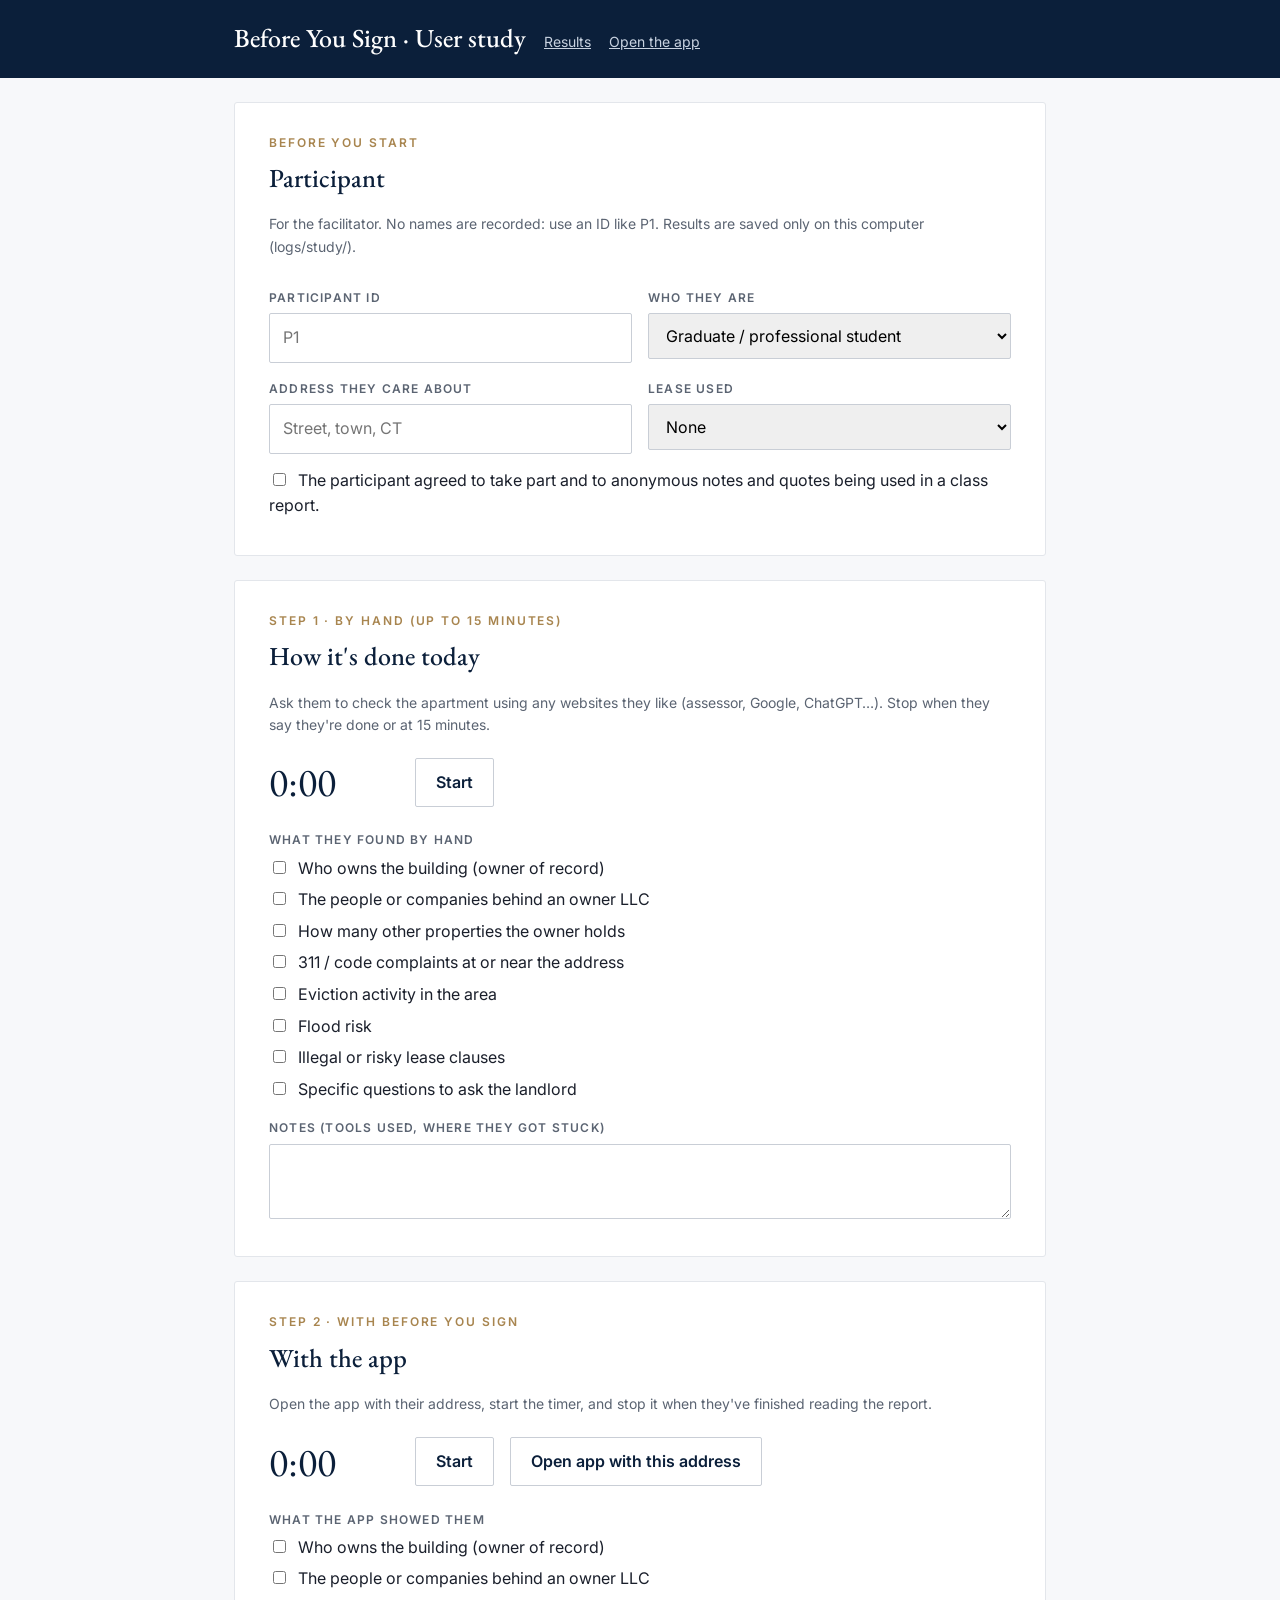
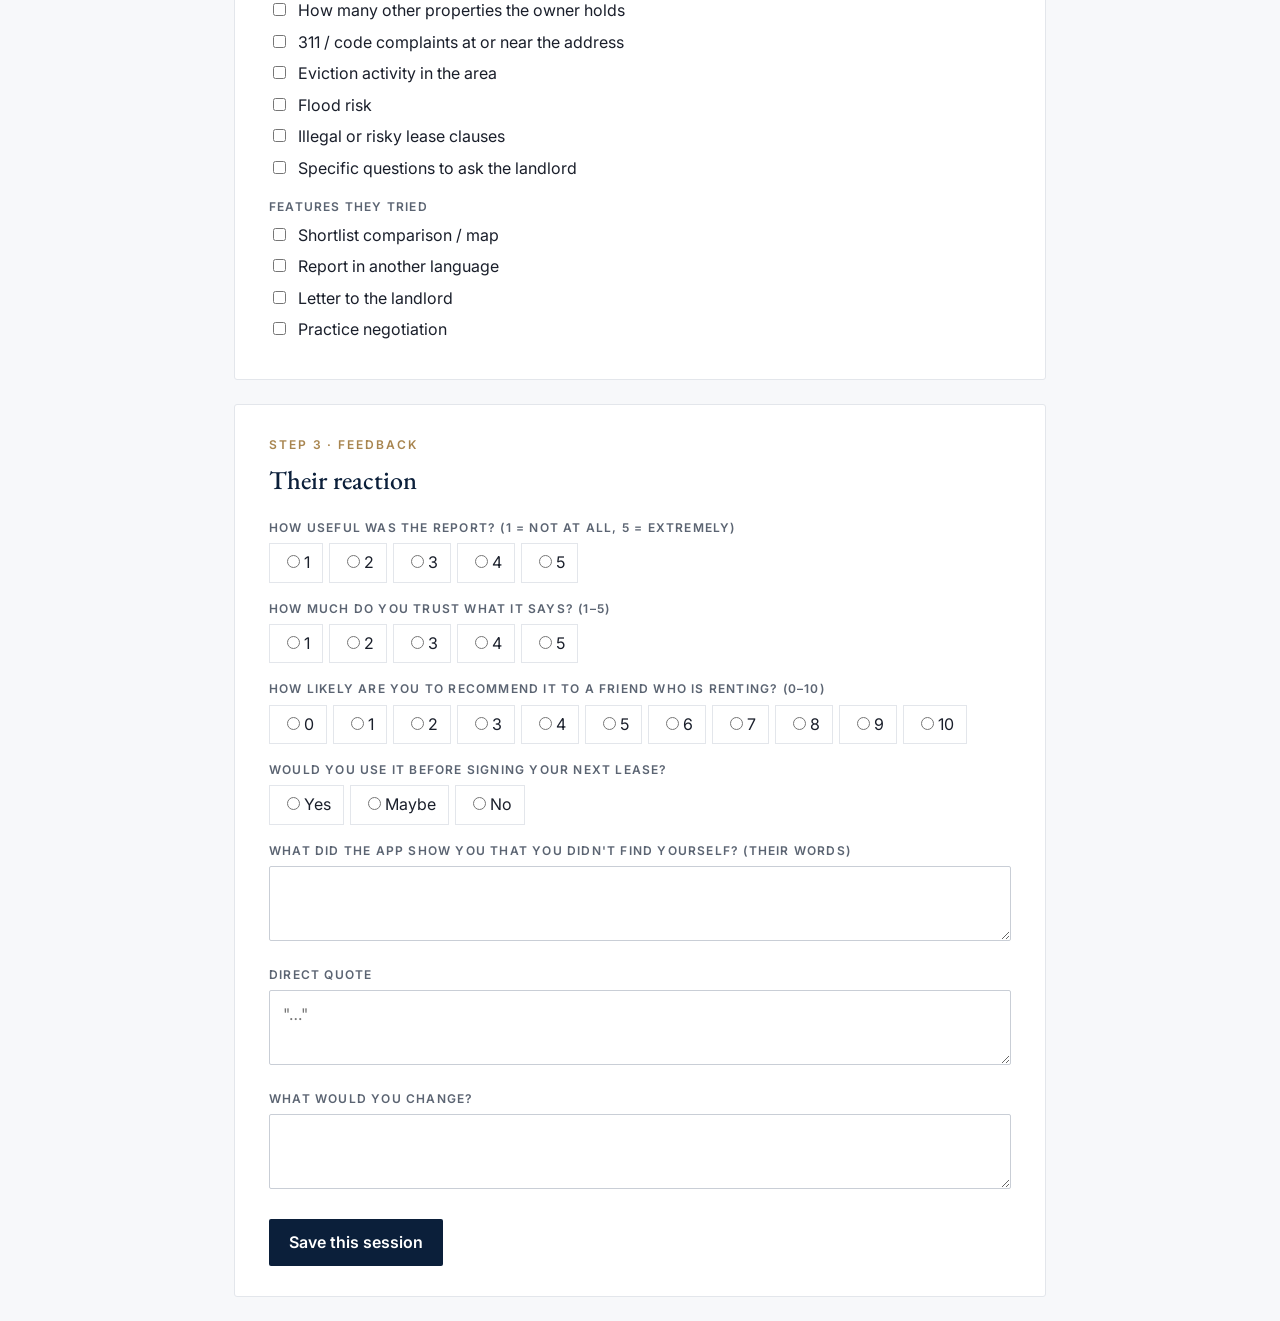
<file: static/study.html>
<!doctype html>
<html lang="en">
<head>
<meta charset="utf-8">
<meta name="viewport" content="width=device-width, initial-scale=1">
<title>Before You Sign · User study</title>
<link rel="preconnect" href="https://fonts.googleapis.com">
<link href="https://fonts.googleapis.com/css2?family=EB+Garamond:wght@500;600&family=Inter:wght@400;500;600&display=swap" rel="stylesheet">
<style>
:root { --navy:#0b1f3a; --ink:#1a1f2b; --slate:#5b6472; --line:#e3e6eb; --bg:#f7f8fa; --brass:#a8854f; --green:#24603a; --green-soft:#ebf4ee; --red:#8f1d2c; --red-soft:#f7ecee; --blue-soft:#eef2f7;
        --serif:"EB Garamond", Georgia, serif; --sans:"Inter", "Helvetica Neue", Arial, sans-serif; }
* { box-sizing: border-box; }
body { margin: 0; background: var(--bg); color: var(--ink); font-family: var(--sans); font-size: 16px; line-height: 1.6; }
.bar { background: var(--navy); color: #fff; padding: 18px 0; }
.wrap { max-width: 860px; margin: 0 auto; padding: 0 24px; }
.bar a { color: #c8d2e0; font-size: 14px; margin-left: 18px; }
h1, h2 { font-family: var(--serif); font-weight: 500; color: var(--navy); margin: 0; }
.bar h1 { color: #fff; font-size: 26px; display: inline; }
.card { background: #fff; border: 1px solid var(--line); border-radius: 3px; padding: 30px 34px; margin: 24px 0; }
.card h2 { font-size: 26px; margin-bottom: 4px; }
.step { font-size: 12px; font-weight: 600; letter-spacing: .16em; text-transform: uppercase; color: var(--brass); margin: 0 0 6px; }
label.f { display: block; font-size: 12px; font-weight: 600; letter-spacing: .1em; text-transform: uppercase; color: var(--slate); margin: 16px 0 6px; }
input[type=text], select, textarea { width: 100%; font: inherit; padding: 11px 13px; border: 1px solid #c9ced6; border-radius: 2px; }
textarea { resize: vertical; }
.row { display: grid; grid-template-columns: 1fr 1fr; gap: 16px; }
.checks label { display: block; margin: 6px 0; }
.checks input { margin-right: 8px; accent-color: var(--navy); }
.timer { display: flex; align-items: center; gap: 16px; margin: 14px 0; }
.clock { font-family: var(--serif); font-size: 40px; color: var(--navy); min-width: 130px; }
button { font: inherit; font-weight: 600; border-radius: 2px; padding: 11px 20px; cursor: pointer; }
.primary { background: var(--navy); color: #fff; border: 0; }
.secondary { background: #fff; color: var(--navy); border: 1px solid #c9ced6; }
.scale { display: flex; gap: 6px; flex-wrap: wrap; }
.scale label { border: 1px solid var(--line); padding: 6px 12px; cursor: pointer; }
.scale input { margin-right: 4px; accent-color: var(--navy); }
.note { font-size: 14px; color: var(--slate); }
.ok { background: var(--green-soft); color: var(--green); padding: 12px 16px; margin-top: 16px; }
.err { background: var(--red-soft); color: var(--red); padding: 12px 16px; margin-top: 16px; }
</style>
</head>
<body>
<div class="bar"><div class="wrap"><h1>Before You Sign · User study</h1><a href="/study/results">Results</a><a href="/" target="_blank">Open the app</a></div></div>
<main class="wrap">

<section class="card">
  <p class="step">Before you start</p>
  <h2>Participant</h2>
  <p class="note">For the facilitator. No names are recorded: use an ID like P1. Results are saved only on this computer (logs/study/).</p>
  <div class="row">
    <div><label class="f" for="pid">Participant ID</label><input type="text" id="pid" placeholder="P1" maxlength="10"></div>
    <div><label class="f" for="role">Who they are</label>
      <select id="role"><option>Graduate / professional student</option><option>Undergraduate</option><option>Young professional</option><option>International student</option><option>Housing / nonprofit staff</option><option>Other renter</option></select></div>
  </div>
  <div class="row">
    <div><label class="f" for="address">Address they care about</label><input type="text" id="address" placeholder="Street, town, CT" maxlength="200"></div>
    <div><label class="f" for="lease">Lease used</label>
      <select id="lease"><option value="none">None</option><option value="own">Their own lease</option><option value="sample">A sample lease</option></select></div>
  </div>
  <div class="checks" style="margin-top:14px"><label><input type="checkbox" id="consent"> The participant agreed to take part and to anonymous notes and quotes being used in a class report.</label></div>
</section>

<section class="card">
  <p class="step">Step 1 · By hand (up to 15 minutes)</p>
  <h2>How it's done today</h2>
  <p class="note">Ask them to check the apartment using any websites they like (assessor, Google, ChatGPT…). Stop when they say they're done or at 15 minutes.</p>
  <div class="timer"><span class="clock" id="clock-manual">0:00</span><button class="secondary" data-timer="manual">Start</button></div>
  <label class="f">What they found by hand</label>
  <div class="checks" id="found-manual"></div>
  <label class="f" for="notes-manual">Notes (tools used, where they got stuck)</label>
  <textarea id="notes-manual" rows="2"></textarea>
</section>

<section class="card">
  <p class="step">Step 2 · With Before You Sign</p>
  <h2>With the app</h2>
  <p class="note">Open the app with their address, start the timer, and stop it when they've finished reading the report.</p>
  <div class="timer"><span class="clock" id="clock-app">0:00</span><button class="secondary" data-timer="app">Start</button>
    <button class="secondary" id="open-app" type="button">Open app with this address</button></div>
  <label class="f">What the app showed them</label>
  <div class="checks" id="found-app"></div>
  <label class="f">Features they tried</label>
  <div class="checks" id="features"></div>
</section>

<section class="card">
  <p class="step">Step 3 · Feedback</p>
  <h2>Their reaction</h2>
  <label class="f">How useful was the report? (1 = not at all, 5 = extremely)</label><div class="scale" id="useful"></div>
  <label class="f">How much do you trust what it says? (1–5)</label><div class="scale" id="trust"></div>
  <label class="f">How likely are you to recommend it to a friend who is renting? (0–10)</label><div class="scale" id="recommend"></div>
  <label class="f">Would you use it before signing your next lease?</label>
  <div class="scale" id="would"></div>
  <label class="f" for="caught">What did the app show you that you didn't find yourself? (their words)</label>
  <textarea id="caught" rows="2"></textarea>
  <label class="f" for="quote">Direct quote</label>
  <textarea id="quote" rows="2" placeholder="&quot;…&quot;"></textarea>
  <label class="f" for="change">What would you change?</label>
  <textarea id="change" rows="2"></textarea>
  <div style="margin-top:22px"><button class="primary" id="save">Save this session</button></div>
  <div id="msg"></div>
</section>
</main>

<script>
const ITEMS = [
  ["owner", "Who owns the building (owner of record)"],
  ["llc_people", "The people or companies behind an owner LLC"],
  ["portfolio", "How many other properties the owner holds"],
  ["complaints", "311 / code complaints at or near the address"],
  ["evictions", "Eviction activity in the area"],
  ["flood", "Flood risk"],
  ["lease_issues", "Illegal or risky lease clauses"],
  ["questions", "Specific questions to ask the landlord"],
];
const FEATURES = [["compare", "Shortlist comparison / map"], ["language", "Report in another language"],
                  ["letter", "Letter to the landlord"], ["practice", "Practice negotiation"]];
const $ = (s) => document.querySelector(s);
const boxes = (id, items) => { $(id).innerHTML = items.map(([k, t]) => `<label><input type="checkbox" value="${k}"> ${t}</label>`).join(""); };
boxes("#found-manual", ITEMS); boxes("#found-app", ITEMS); boxes("#features", FEATURES);
const scale = (id, from, to) => { $(id).innerHTML = Array.from({ length: to - from + 1 }, (_, i) => from + i)
  .map((v) => `<label><input type="radio" name="${id.slice(1)}" value="${v}">${v}</label>`).join(""); };
scale("#useful", 1, 5); scale("#trust", 1, 5); scale("#recommend", 0, 10);
$("#would").innerHTML = ["Yes", "Maybe", "No"].map((v) => `<label><input type="radio" name="would" value="${v}">${v}</label>`).join("");

const timers = { manual: { start: null, total: 0, h: null }, app: { start: null, total: 0, h: null } };
const fmt = (s) => `${Math.floor(s / 60)}:${String(Math.floor(s % 60)).padStart(2, "0")}`;
const elapsed = (t) => t.total + (t.start ? (Date.now() - t.start) / 1000 : 0);
document.querySelectorAll("[data-timer]").forEach((b) => b.addEventListener("click", () => {
  const k = b.dataset.timer, t = timers[k];
  if (t.start) { t.total = elapsed(t); t.start = null; clearInterval(t.h); b.textContent = t.total ? "Resume" : "Start"; }
  else { t.start = Date.now(); t.h = setInterval(() => { $(`#clock-${k}`).textContent = fmt(elapsed(t)); }, 250); b.textContent = "Stop"; }
}));
$("#open-app").addEventListener("click", () => window.open(`/?address=${encodeURIComponent($("#address").value.trim())}`, "_blank"));

const checked = (id) => [...document.querySelectorAll(`${id} input:checked`)].map((i) => i.value);
const radio = (name) => (document.querySelector(`input[name="${name}"]:checked`) || {}).value ?? null;

$("#save").addEventListener("click", async () => {
  $("#msg").innerHTML = "";
  if (!$("#consent").checked) { $("#msg").innerHTML = '<p class="err">Please confirm consent first.</p>'; return; }
  const payload = {
    participant_id: $("#pid").value.trim(), role: $("#role").value, lease: $("#lease").value,
    address: $("#address").value.trim(),
    manual_seconds: Math.round(elapsed(timers.manual)), app_seconds: Math.round(elapsed(timers.app)),
    found_manual: checked("#found-manual"), found_app: checked("#found-app"), features: checked("#features"),
    notes_manual: $("#notes-manual").value.trim(),
    useful: radio("useful"), trust: radio("trust"), recommend: radio("recommend"), would_use: radio("would"),
    caught: $("#caught").value.trim(), quote: $("#quote").value.trim(), change: $("#change").value.trim(),
  };
  const resp = await fetch("/api/study", { method: "POST", headers: { "Content-Type": "application/json" }, body: JSON.stringify(payload) });
  const body = await resp.json();
  $("#msg").innerHTML = resp.ok ? `<p class="ok">Saved session ${body.participant_id}. <a href="/study/results">See all results</a></p>`
                                : `<p class="err">${body.detail || "Could not save."}</p>`;
});
</script>
</body>
</html>
</file>
